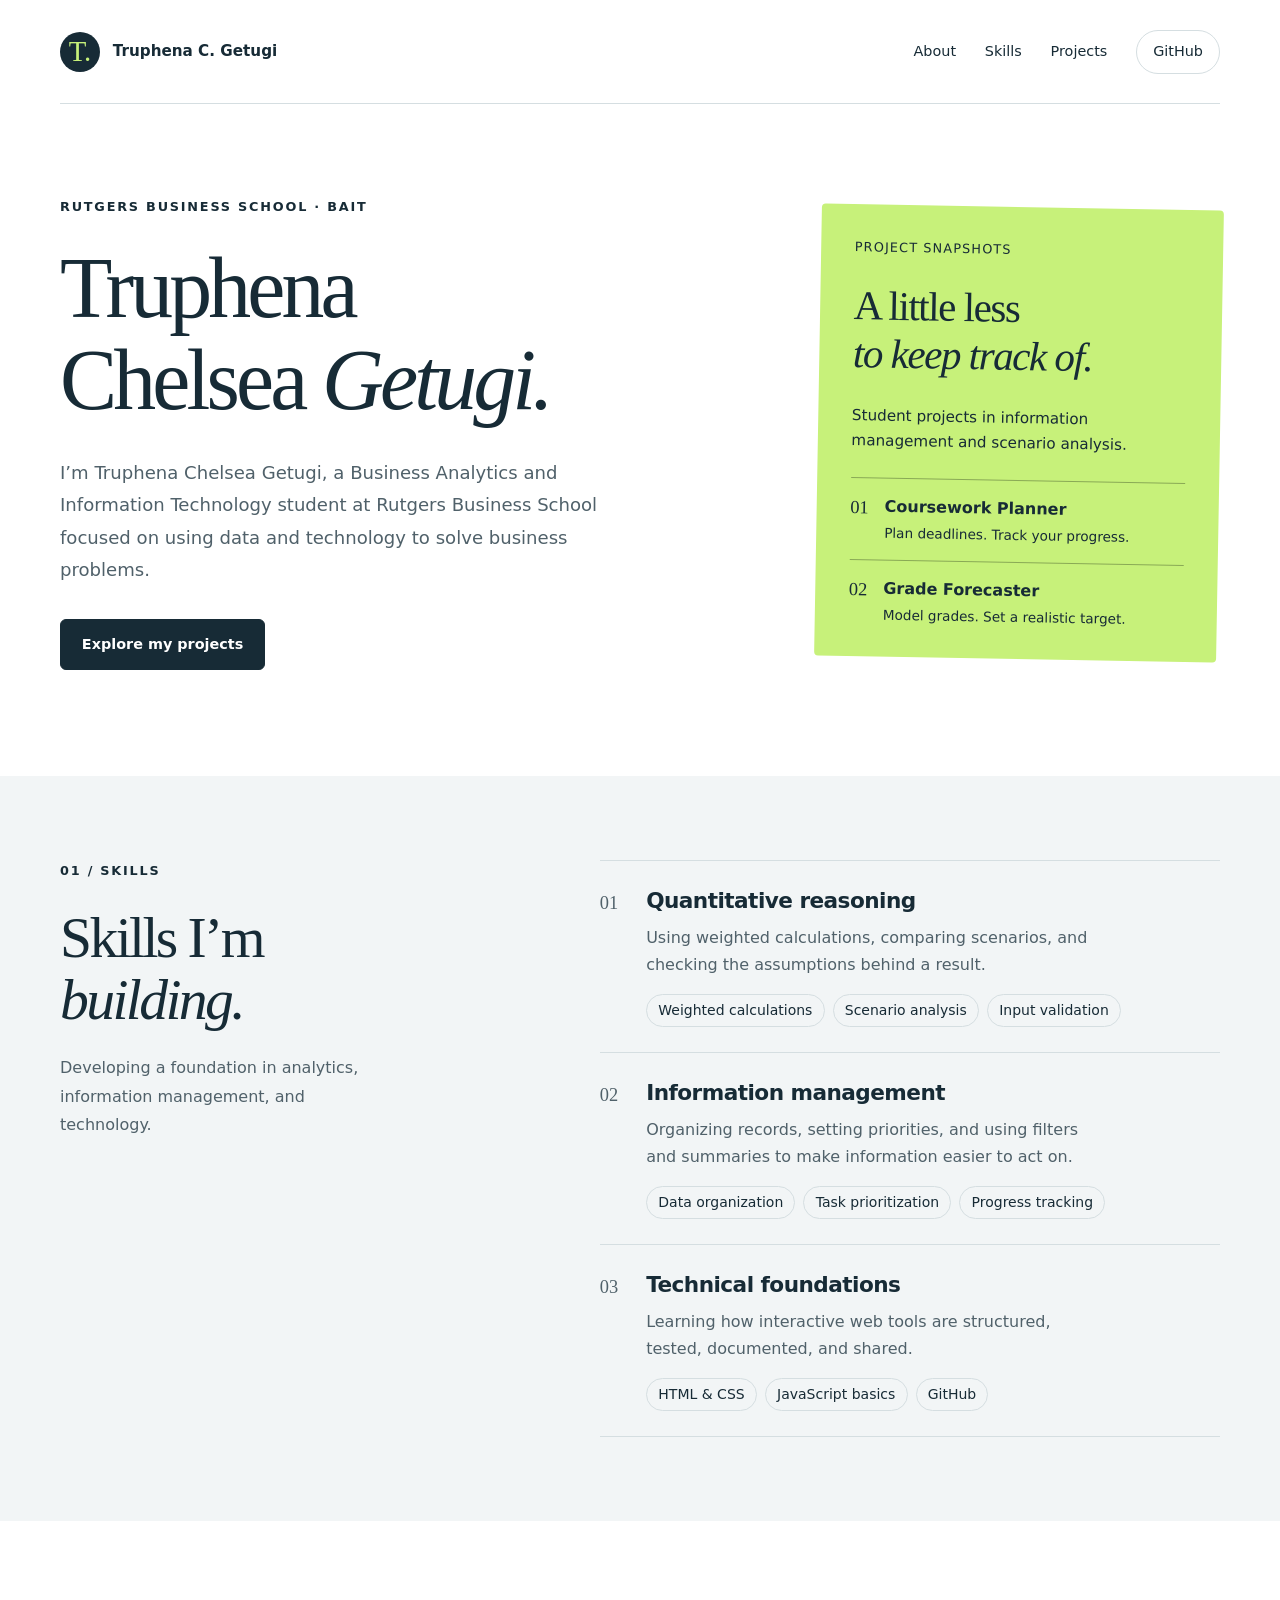
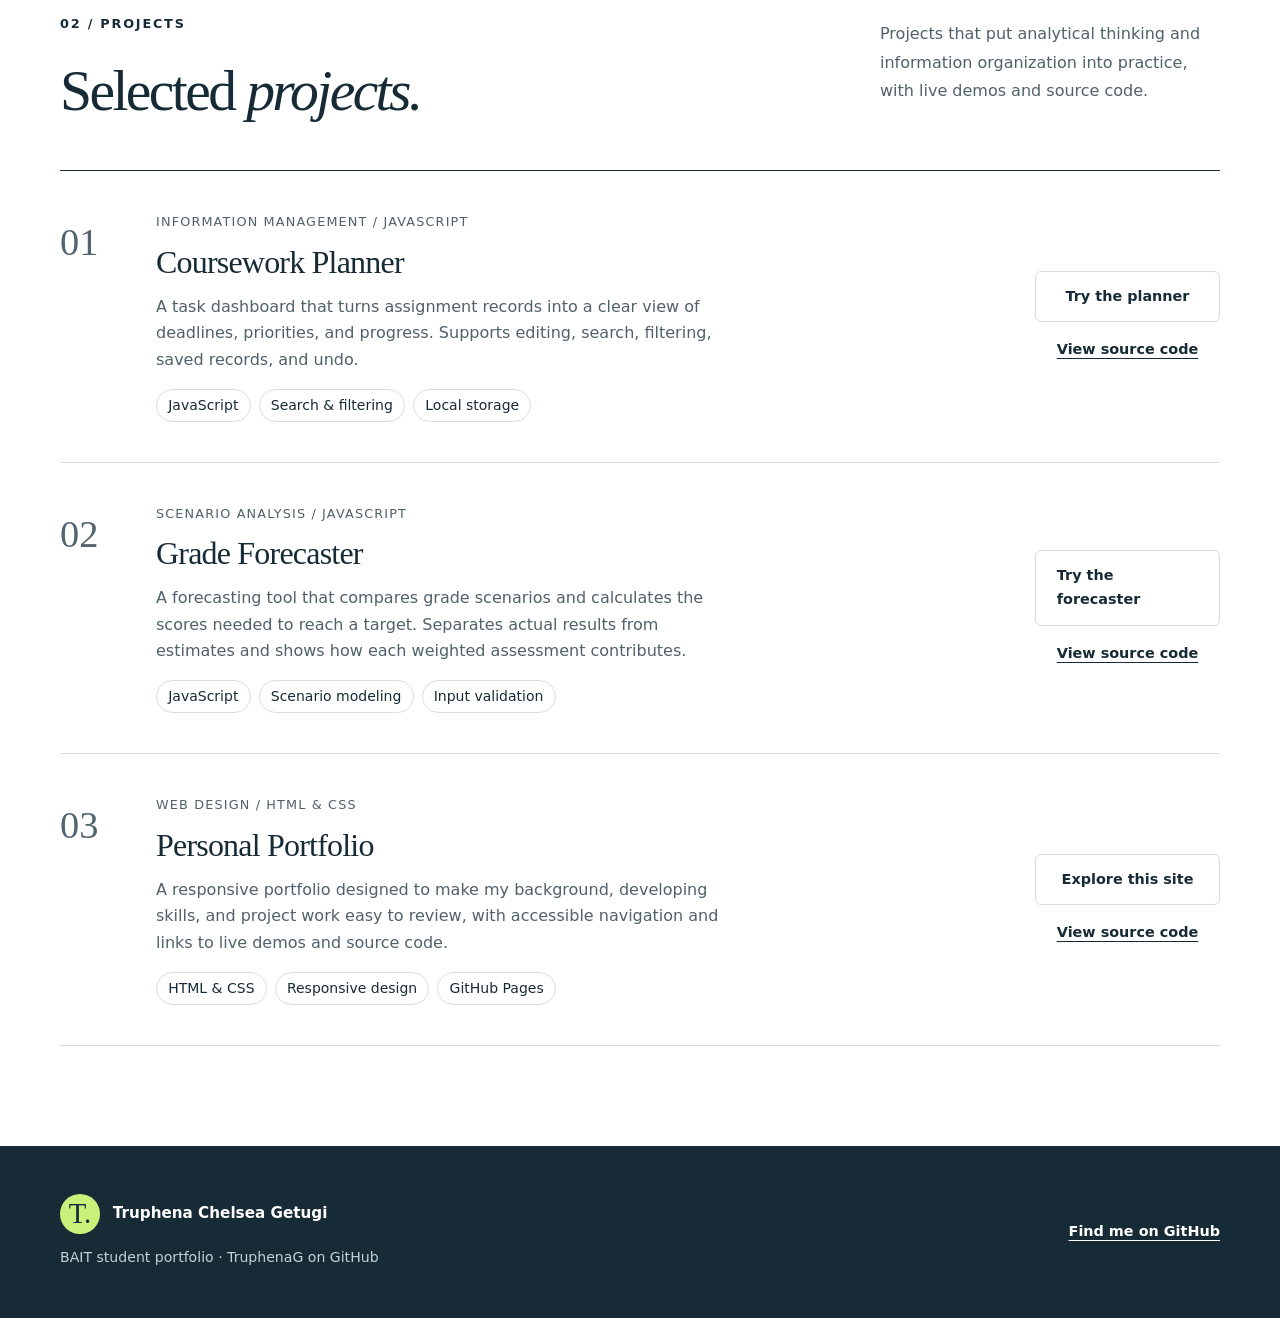
<file: index.html>
<!doctype html>
<html lang="en">
  <head>
    <meta charset="utf-8">
    <meta name="viewport" content="width=device-width, initial-scale=1">
    <meta name="description" content="Truphena Chelsea Getugi’s BAIT portfolio: a Rutgers Business School student developing skills in analytics, information management, and technology.">
    <meta name="theme-color" content="#172b36">
    <title>Truphena Chelsea Getugi · BAIT Student Portfolio</title>
    <link rel="icon" type="image/svg+xml" href="data:image/svg+xml,%3Csvg xmlns='http://www.w3.org/2000/svg' viewBox='0 0 64 64'%3E%3Crect width='64' height='64' rx='16' fill='%23172b36'/%3E%3Ctext x='32' y='44' text-anchor='middle' font-family='Georgia' font-size='38' fill='%23c7f17a'%3ET%3C/text%3E%3C/svg%3E">
    <link rel="stylesheet" href="styles.css">
  </head>
  <body>
    <a class="skip-link" href="#main">Skip to content</a>
    <header class="site-header wrap">
      <a class="wordmark" href="./" aria-label="Truphena Chelsea Getugi, home">
        <span class="monogram">T.</span>
        <span>Truphena C. Getugi</span>
      </a>
      <nav aria-label="Main navigation">
        <a href="#about">About</a>
        <a href="#skills">Skills</a>
        <a href="#projects">Projects</a>
        <a class="nav-github" href="https://github.com/TruphenaG">GitHub</a>
      </nav>
    </header>
    <main id="main" tabindex="-1">
      <section class="hero wrap" id="about" aria-labelledby="intro-heading">
        <div class="hero-copy">
          <p class="eyebrow">Rutgers Business School · BAIT</p>
          <h1 id="intro-heading">Truphena<br>Chelsea <em>Getugi.</em>
          </h1>
          <p class="statement">I’m Truphena Chelsea Getugi, a Business Analytics and Information Technology student at Rutgers Business School focused on using data and technology to solve business problems.</p>
          <a class="button" href="#projects">Explore my projects</a>
        </div>
        <aside class="intro-note" aria-labelledby="toolkit-heading">
          <span class="note-index">Project snapshots</span>
          <h2 id="toolkit-heading">A little less<br>
            <em>to keep track of.</em>
          </h2>
          <p class="note-caption">Student projects in information management and scenario analysis.</p>
          <a class="toolkit-link" href="projects/study-planner/">
            <span class="toolkit-number">01</span>
            <span>
              <strong>Coursework Planner</strong>
              <span>Plan deadlines. Track your progress.</span>
            </span>
          </a>
          <a class="toolkit-link" href="projects/grade-calculator/">
            <span class="toolkit-number">02</span>
            <span>
              <strong>Grade Forecaster</strong>
              <span>Model grades. Set a realistic target.</span>
            </span>
          </a>
        </aside>
      </section>
      <section class="skills-section" id="skills" aria-labelledby="skills-heading">
        <div class="wrap skills-layout">
          <div>
            <p class="eyebrow">01 / Skills</p>
            <h2 id="skills-heading">Skills I’m <br>
              <em>building.</em>
            </h2>
            <p class="section-intro">Developing a foundation in analytics, information management, and technology.</p>
          </div>
          <div class="skill-list">
            <article class="skill-row">
              <span class="skill-number">01</span>
              <div>
                <h3>Quantitative reasoning</h3>
                <p>Using weighted calculations, comparing scenarios, and checking the assumptions behind a result.</p>
                <ul class="tags" aria-label="Analytical skills">
                  <li>Weighted calculations</li>
                  <li>Scenario analysis</li>
                  <li>Input validation</li>
                </ul>
              </div>
            </article>
            <article class="skill-row">
              <span class="skill-number">02</span>
              <div>
                <h3>Information management</h3>
                <p>Organizing records, setting priorities, and using filters and summaries to make information easier to act on.</p>
                <ul class="tags" aria-label="Information management skills">
                  <li>Data organization</li>
                  <li>Task prioritization</li>
                  <li>Progress tracking</li>
                </ul>
              </div>
            </article>
            <article class="skill-row">
              <span class="skill-number">03</span>
              <div>
                <h3>Technical foundations</h3>
                <p>Learning how interactive web tools are structured, tested, documented, and shared.</p>
                <ul class="tags" aria-label="Technical skills">
                  <li>HTML &amp; CSS</li>
                  <li>JavaScript basics</li>
                  <li>GitHub</li>
                </ul>
              </div>
            </article>
          </div>
        </div>
      </section>
      <section class="projects-section wrap" id="projects" aria-labelledby="projects-heading">
        <div class="section-header">
          <div>
            <p class="eyebrow">02 / Projects</p>
            <h2 id="projects-heading">Selected <em>projects.</em>
            </h2>
          </div>
          <p class="section-intro">Projects that put analytical thinking and information organization into practice, with live demos and source code.</p>
        </div>
        <div class="project-list">
          <article class="project">
            <div class="project-number">01</div>
            <div class="project-content">
              <p class="project-type">Information management / JavaScript</p>
              <h3>Coursework Planner</h3>
              <p>A task dashboard that turns assignment records into a clear view of deadlines, priorities, and progress. Supports editing, search, filtering, saved records, and undo.</p>
              <ul class="tags">
                <li>JavaScript</li>
                <li>Search &amp; filtering</li>
                <li>Local storage</li>
              </ul>
            </div>
            <div class="project-actions">
              <a class="button secondary" href="projects/study-planner/">Try the planner</a>
              <a class="text-link" aria-label="View Coursework Planner source code" href="https://github.com/TruphenaG/student-portfolio/tree/main/projects/study-planner">View source code</a>
            </div>
          </article>
          <article class="project">
            <div class="project-number">02</div>
            <div class="project-content">
              <p class="project-type">Scenario analysis / JavaScript</p>
              <h3>Grade Forecaster</h3>
              <p>A forecasting tool that compares grade scenarios and calculates the scores needed to reach a target. Separates actual results from estimates and shows how each weighted assessment contributes.</p>
              <ul class="tags">
                <li>JavaScript</li>
                <li>Scenario modeling</li>
                <li>Input validation</li>
              </ul>
            </div>
            <div class="project-actions">
              <a class="button secondary" href="projects/grade-calculator/">Try the forecaster</a>
              <a class="text-link" aria-label="View Grade Forecaster source code" href="https://github.com/TruphenaG/student-portfolio/tree/main/projects/grade-calculator">View source code</a>
            </div>
          </article>
          <article class="project">
            <div class="project-number">03</div>
            <div class="project-content">
              <p class="project-type">Web design / HTML &amp; CSS</p>
              <h3>Personal Portfolio</h3>
              <p>A responsive portfolio designed to make my background, developing skills, and project work easy to review, with accessible navigation and links to live demos and source code.</p>
              <ul class="tags">
                <li>HTML &amp; CSS</li>
                <li>Responsive design</li>
                <li>GitHub Pages</li>
              </ul>
            </div>
            <div class="project-actions">
              <a class="button secondary" href="#about">Explore this site</a>
              <a class="text-link" aria-label="View Personal Portfolio source code" href="https://github.com/TruphenaG/student-portfolio">View source code</a>
            </div>
          </article>
        </div>
      </section>
    </main>
    <footer class="site-footer">
      <div class="wrap footer-inner">
        <div>
          <a class="wordmark" href="#about">
            <span class="monogram">T.</span>
            <span>Truphena Chelsea Getugi</span>
          </a>
          <p>BAIT student portfolio · TruphenaG on GitHub</p>
        </div>
        <a class="text-link" href="https://github.com/TruphenaG">Find me on GitHub</a>
      </div>
    </footer>
  </body>
</html>
</file>
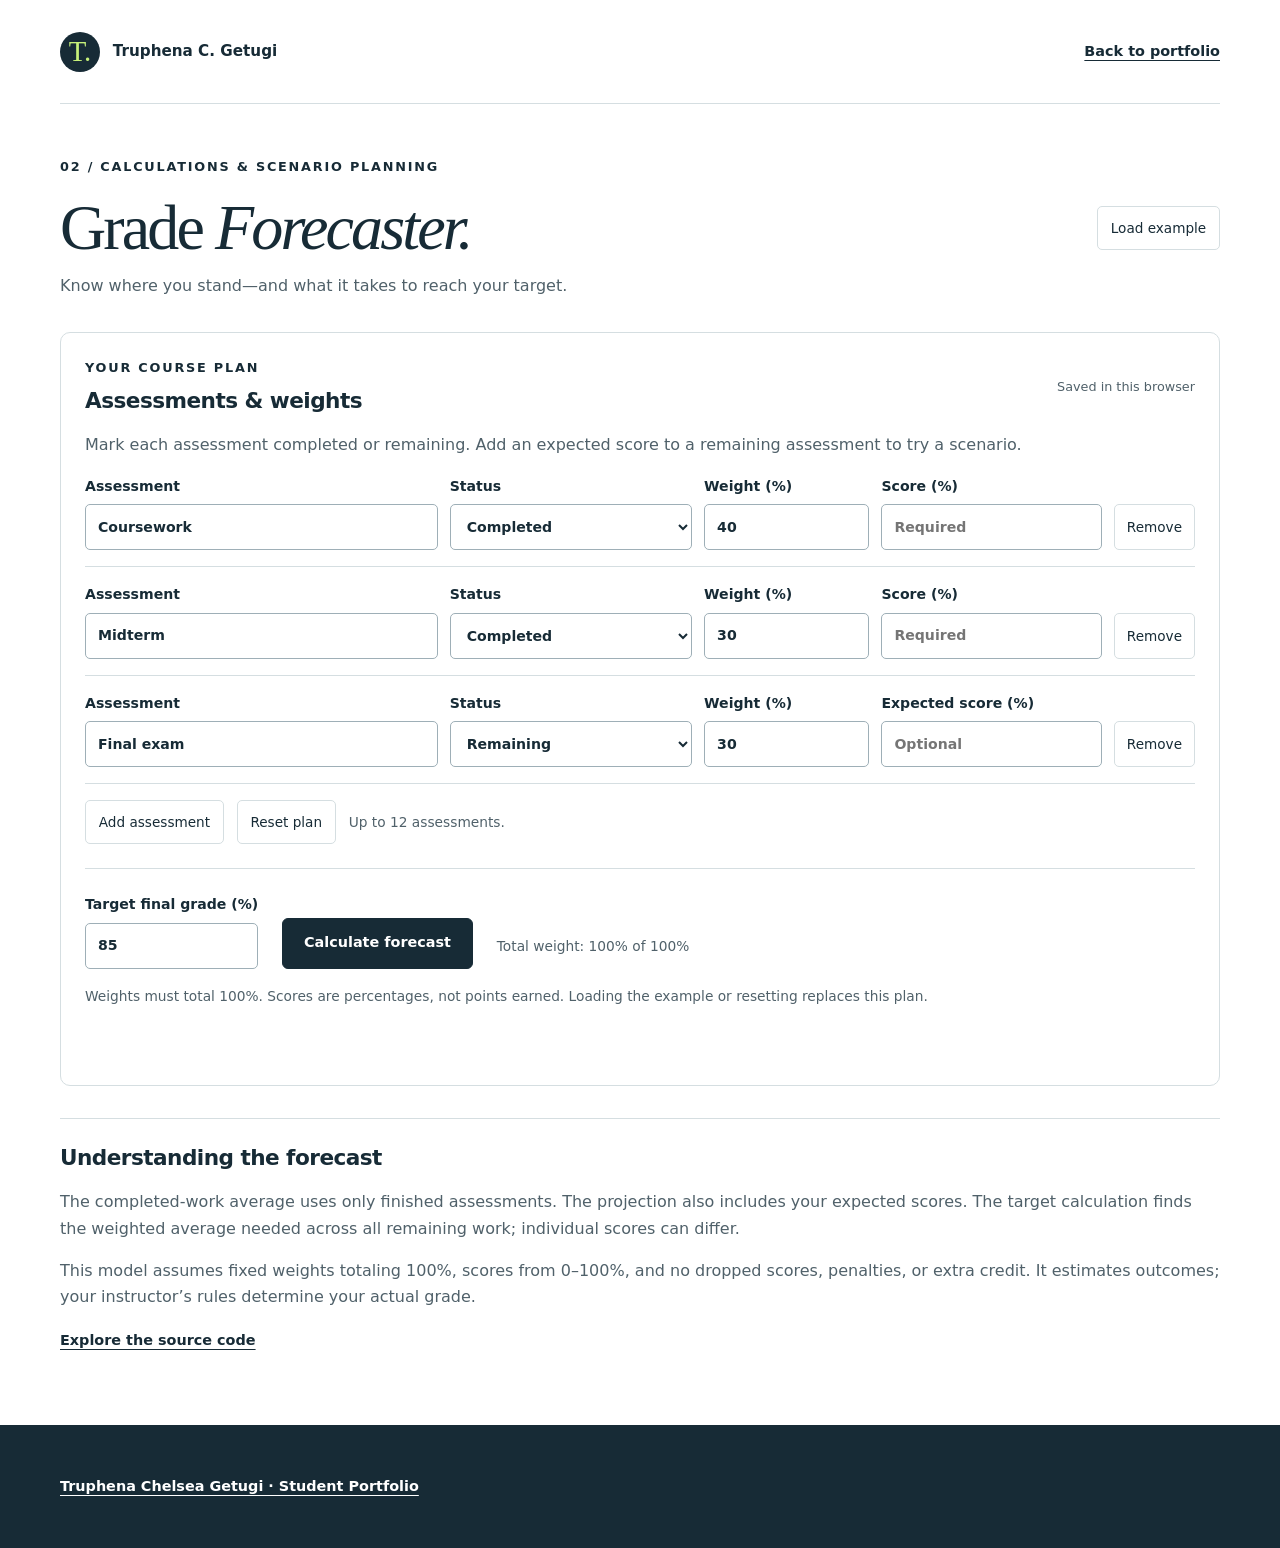
<file: projects/grade-calculator/index.html>
<!doctype html>
<html lang="en">
<head>
  <meta charset="utf-8">
  <meta name="viewport" content="width=device-width,initial-scale=1">
  <meta name="description" content="Forecast a final grade, model remaining assessment scores, and calculate what you need to reach a target.">
  <title>Grade Forecaster · Truphena Chelsea Getugi</title>
  <link rel="stylesheet" href="../../styles.css">
  <link rel="stylesheet" href="../workspace.css">
  <link rel="icon" type="image/svg+xml" href="data:image/svg+xml,%3Csvg xmlns='http://www.w3.org/2000/svg' viewBox='0 0 64 64'%3E%3Crect width='64' height='64' rx='16' fill='%23172b36'/%3E%3Ctext x='32' y='44' text-anchor='middle' font-family='Georgia' font-size='38' fill='%23c7f17a'%3ET%3C/text%3E%3C/svg%3E">
</head>
<body>
  <a class="skip-link" href="#main">Skip to content</a>
  <header class="site-header wrap">
    <a class="wordmark" href="../../"><span class="monogram">T.</span><span>Truphena C. Getugi</span></a>
    <a class="text-link" href="../../#projects">Back to portfolio</a>
  </header>
  <main class="workspace wrap" id="main" tabindex="-1">
    <div class="workspace-heading">
      <div><p class="eyebrow">02 / Calculations &amp; scenario planning</p><h1>Grade <em>Forecaster.</em></h1><p>Know where you stand—and what it takes to reach your target.</p></div>
      <button id="load-example" class="quiet-button" type="button">Load example</button>
    </div>
    <noscript><p>Enable JavaScript to calculate grade scenarios.</p></noscript>
    <p id="grade-storage-warning" class="storage-notice" role="status" hidden></p>
    <section class="workspace-panel" aria-labelledby="grades-heading">
      <div class="board-heading"><div><p class="eyebrow">Your course plan</p><h2 id="grades-heading">Assessments &amp; weights</h2></div><span class="data-label">Saved in this browser</span></div>
      <p class="muted">Mark each assessment completed or remaining. Add an expected score to a remaining assessment to try a scenario.</p>
      <form id="grade-form">
        <div id="grade-rows"></div>
        <div class="tool-controls"><button id="add-row" class="quiet-button" type="button">Add assessment</button><button id="reset-grades" class="quiet-button" type="button">Reset plan</button><span class="small muted">Up to 12 assessments.</span></div>
        <div class="forecast-controls"><label>Target final grade (%)<input id="target-grade" type="number" min="0" max="100" step="0.1" value="85" required inputmode="decimal"></label><button class="button" type="submit">Calculate forecast</button><p id="weight-total" class="small muted" aria-live="polite"></p></div>
      </form>
      <p class="small muted">Weights must total 100%. Scores are percentages, not points earned. Loading the example or resetting replaces this plan.</p>
      <p id="grade-status" class="status" role="status"></p>
    </section>
    <section id="grade-result" class="forecast-results" aria-label="Forecast results" hidden>
      <p id="forecast-summary" class="sr-only" role="status"></p>
      <div class="metrics forecast-metrics">
        <div class="metric"><span>Completed-work average</span><strong id="current-grade">—</strong><small id="completed-weight"></small></div>
        <div class="metric"><span>Projected final grade</span><strong id="projected-grade">—</strong><small id="projection-note"></small></div>
        <div class="metric"><span>Possible final range</span><strong id="possible-range">—</strong><small>Based on 0–100% on remaining work</small></div>
      </div>
      <div class="forecast-detail-grid">
        <section class="target-card" aria-labelledby="target-heading"><p class="eyebrow">Your target</p><h2 id="target-heading">What you need next</h2><strong id="needed-grade" class="needed-score"></strong><p id="target-explanation"></p><label for="grade-meter">Projected final grade</label><meter id="grade-meter" min="0" max="100" value="0">0%</meter><p id="meter-caption" class="small"></p></section>
        <section class="workspace-panel" aria-labelledby="breakdown-heading"><h2 id="breakdown-heading">How the numbers add up</h2><div class="forecast-table-scroll" role="region" aria-label="Assessment contribution breakdown" tabindex="0"><table class="forecast-table"><caption>Score × weight ÷ 100 = course percentage points.</caption><thead><tr><th scope="col">Assessment</th><th scope="col">Status</th><th scope="col">Weight</th><th scope="col">Score</th><th scope="col">Points</th></tr></thead><tbody id="grade-breakdown"></tbody></table></div></section>
      </div>
    </section>
    <section class="tool-note"><h2>Understanding the forecast</h2><p>The completed-work average uses only finished assessments. The projection also includes your expected scores. The target calculation finds the weighted average needed across all remaining work; individual scores can differ.</p><p>This model assumes fixed weights totaling 100%, scores from 0–100%, and no dropped scores, penalties, or extra credit. It estimates outcomes; your instructor’s rules determine your actual grade.</p><a class="text-link" href="https://github.com/TruphenaG/student-portfolio/tree/main/projects/grade-calculator">Explore the source code</a></section>
  </main>
  <footer class="site-footer"><div class="wrap"><a class="text-link" href="../../">Truphena Chelsea Getugi · Student Portfolio</a></div></footer>
  <script type="module" src="calculator.js"></script>
</body>
</html>
</file>
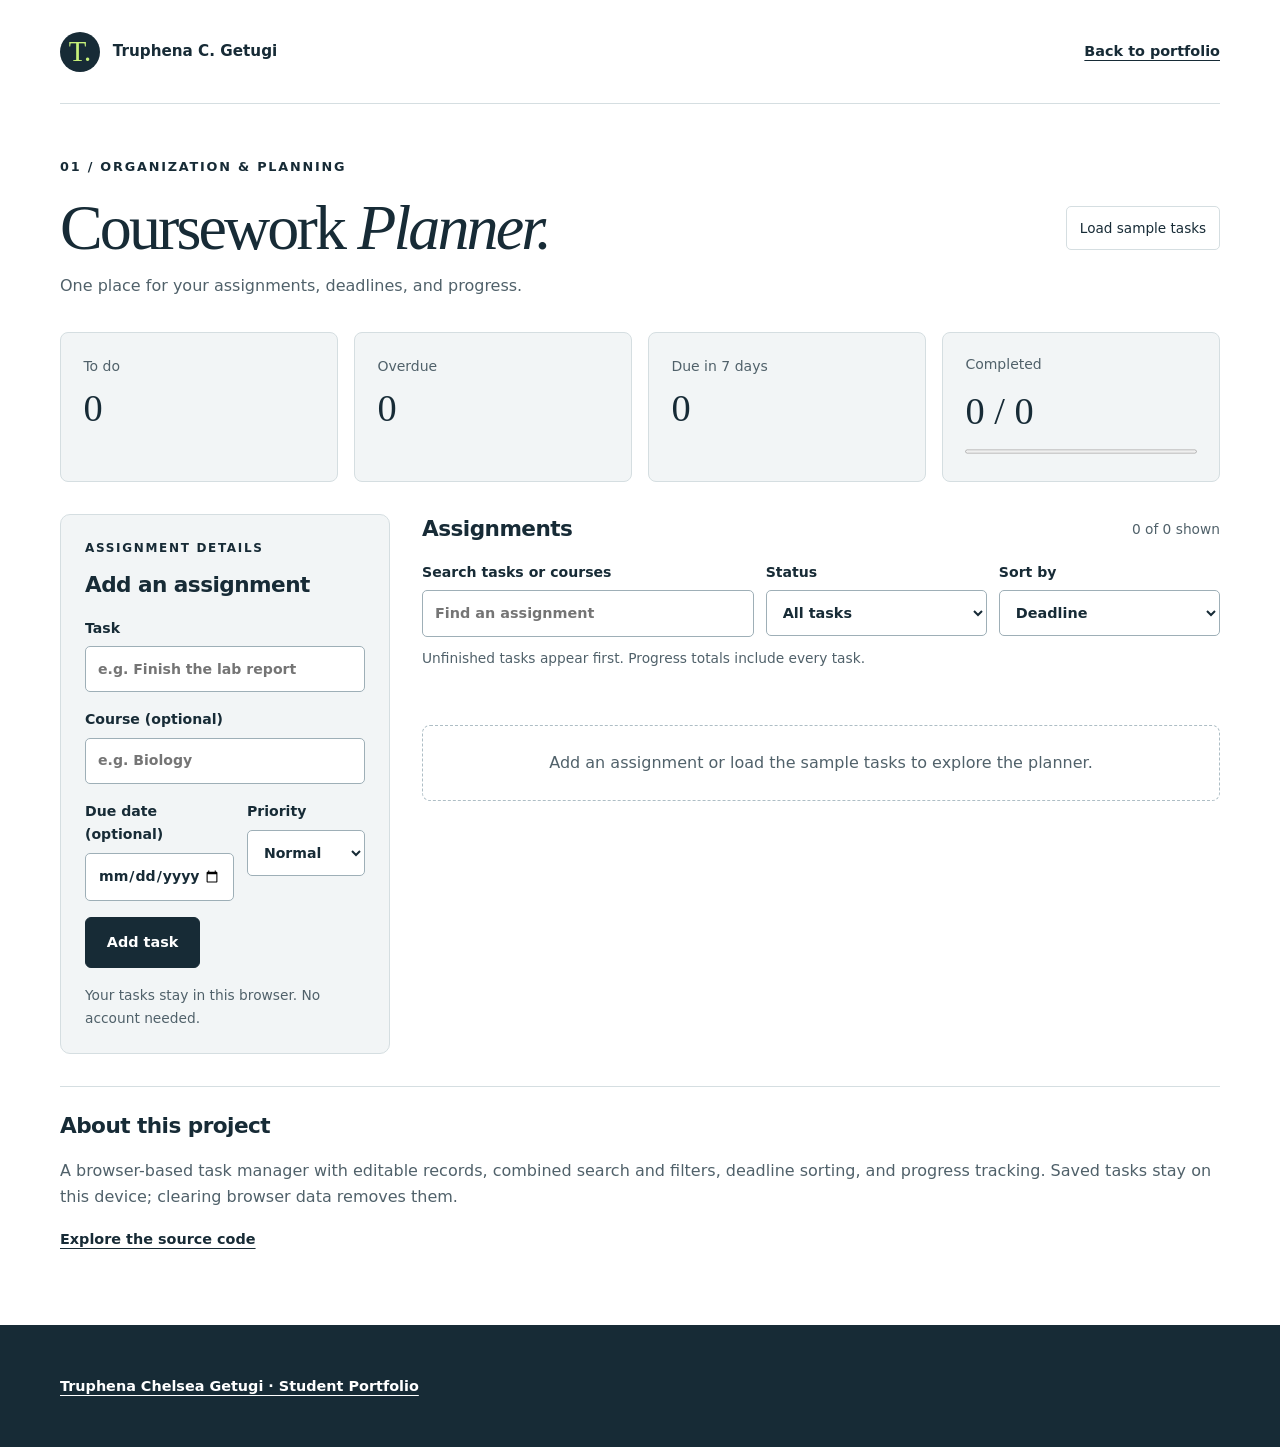
<file: projects/study-planner/index.html>
<!doctype html>
<html lang="en">
<head>
  <meta charset="utf-8">
  <meta name="viewport" content="width=device-width,initial-scale=1">
  <meta name="description" content="Organize coursework by course, priority, and deadline. Edit assignments, search tasks, and track progress.">
  <title>Coursework Planner · Truphena Chelsea Getugi</title>
  <link rel="stylesheet" href="../../styles.css">
  <link rel="stylesheet" href="../workspace.css">
  <link rel="icon" type="image/svg+xml" href="data:image/svg+xml,%3Csvg xmlns='http://www.w3.org/2000/svg' viewBox='0 0 64 64'%3E%3Crect width='64' height='64' rx='16' fill='%23172b36'/%3E%3Ctext x='32' y='44' text-anchor='middle' font-family='Georgia' font-size='38' fill='%23c7f17a'%3ET%3C/text%3E%3C/svg%3E">
</head>
<body>
  <a class="skip-link" href="#main">Skip to content</a>
  <header class="site-header wrap">
    <a class="wordmark" href="../../"><span class="monogram">T.</span><span>Truphena C. Getugi</span></a>
    <a class="text-link" href="../../#projects">Back to portfolio</a>
  </header>
  <main class="workspace wrap" id="main" tabindex="-1">
    <div class="workspace-heading">
      <div><p class="eyebrow">01 / Organization &amp; planning</p><h1>Coursework <em>Planner.</em></h1><p>One place for your assignments, deadlines, and progress.</p></div>
      <button id="load-samples" class="quiet-button" type="button">Load sample tasks</button>
    </div>
    <noscript><p>Enable JavaScript to use the planner.</p></noscript>
    <div class="metrics" aria-label="Progress across all assignments">
      <div class="metric"><span>To do</span><strong id="open-count">0</strong></div>
      <div class="metric"><span>Overdue</span><strong id="overdue-count">0</strong></div>
      <div class="metric"><span>Due in 7 days</span><strong id="soon-count">0</strong></div>
      <div class="metric"><label for="completion-progress">Completed <strong id="completion-count">0 / 0</strong></label><progress id="completion-progress" value="0" max="100">0%</progress></div>
    </div>
    <p id="storage-warning" class="storage-notice" role="status" hidden></p>
    <div class="planner-workspace">
      <section class="workspace-panel assignment-form" aria-labelledby="new-task-heading">
        <p class="eyebrow">Assignment details</p><h2 id="new-task-heading">Add an assignment</h2>
        <form id="task-form">
          <label>Task<input id="task-title" required maxlength="160" placeholder="e.g. Finish the lab report" autocomplete="off"></label>
          <label>Course (optional)<input id="task-course" maxlength="60" placeholder="e.g. Biology" list="course-options" autocomplete="off"></label>
          <datalist id="course-options"></datalist>
          <div class="two-fields">
            <label>Due date (optional)<input id="task-date" type="date" min="0001-01-01" max="9999-12-31"></label>
            <label>Priority<select id="task-priority"><option>Normal</option><option>High</option><option>Low</option></select></label>
          </div>
          <div class="tool-controls"><button id="save-task" class="button" type="submit">Add task</button><button id="cancel-edit" class="quiet-button" type="button" hidden>Cancel edit</button></div>
          <p class="small muted form-hint">Your tasks stay in this browser. No account needed.</p>
        </form>
      </section>
      <section class="assignment-board" aria-labelledby="assignments-heading">
        <div class="board-heading"><h2 id="assignments-heading">Assignments</h2><p id="task-count" class="small muted" aria-live="polite"></p></div>
        <div class="planner-filters">
          <label class="search-field">Search tasks or courses<input id="task-search" type="search" placeholder="Find an assignment" maxlength="160"></label>
          <label>Status<select id="task-filter"><option value="all">All tasks</option><option value="open">To do</option><option value="overdue">Overdue</option><option value="complete">Completed</option></select></label>
          <label>Sort by<select id="task-sort"><option value="due">Deadline</option><option value="priority">Priority</option><option value="newest">Newest first</option></select></label>
        </div>
        <p class="small muted">Unfinished tasks appear first. Progress totals include every task.</p>
        <div class="feedback-line"><p id="task-status" class="status" role="status"></p><button id="undo-remove" class="quiet-button" type="button" hidden>Undo removal</button></div>
        <ul id="task-list" class="task-list" aria-label="Assignments"></ul>
        <p id="empty-state" class="empty-state">Add an assignment or load the sample tasks to explore the planner.</p>
      </section>
    </div>
    <section class="tool-note"><h2>About this project</h2><p>A browser-based task manager with editable records, combined search and filters, deadline sorting, and progress tracking. Saved tasks stay on this device; clearing browser data removes them.</p><a class="text-link" href="https://github.com/TruphenaG/student-portfolio/tree/main/projects/study-planner">Explore the source code</a></section>
  </main>
  <footer class="site-footer"><div class="wrap"><a class="text-link" href="../../">Truphena Chelsea Getugi · Student Portfolio</a></div></footer>
  <script type="module" src="planner.js"></script>
</body>
</html>
</file>
<file: styles.css>
:root {
  --ink: #172b36;
  --muted: #50616a;
  --paper: #fff;
  --soft: #f2f5f6;
  --line: #d5dee1;
  --accent: #c7f17a;
  --serif: Georgia,'Times New Roman',serif;
  --sans: system-ui,-apple-system,BlinkMacSystemFont,'Segoe UI',sans-serif;
}

* {
  box-sizing: border-box;
}

html {
  scroll-behavior: smooth;
  scroll-padding-top: 2rem;
}

body {
  margin: 0;
  background: var(--paper);
  color: var(--ink);
  font-family: var(--sans);
  font-size: 1rem;
  line-height: 1.65;
}

a {
  color: inherit;
  text-underline-offset: .25em;
}

button,input,select {
  font: inherit;
}

button,a,input,select {
  touch-action: manipulation;
}

a:focus-visible,button:focus-visible,input:focus-visible,select:focus-visible {
  outline: 3px solid #356ac3;
  outline-offset: 5px;
}

button {
  cursor: pointer;
}

h1,h2,h3,p {
  margin-top: 0;
}

h1,h2 {
  font-family: var(--serif);
  font-weight: 400;
  line-height: 1.08;
  letter-spacing: -.045em;
}

h1 {
  font-size: clamp(3.4rem,6.7vw,6.3rem);
  margin-bottom: 1.8rem;
}

h2 {
  font-size: clamp(2.7rem,4.5vw,4.3rem);
  margin-bottom: 1.4rem;
}

h3 {
  font-size: 1.35rem;
  line-height: 1.3;
  letter-spacing: -.025em;
  margin-bottom: .65rem;
}

em {
  font-weight: 400;
}

.wrap {
  width: min(1160px,calc(100% - 96px));
  margin-inline: auto;
}

.skip-link {
  position: fixed;
  top: 1rem;
  left: 1rem;
  padding: .7rem 1rem;
  background: white;
  z-index: 10;
  transform: translateY(-180%);
}

.skip-link:focus {
  transform: translateY(0);
}

.site-header {
  display: flex;
  align-items: center;
  justify-content: space-between;
  gap: 2rem;
  min-height: 104px;
  border-bottom: 1px solid var(--line);
}

.wordmark {
  display: inline-flex;
  gap: .8rem;
  align-items: center;
  font-size: .95rem;
  font-weight: 600;
  text-decoration: none;
  line-height: 1.3;
}

.monogram {
  display: grid;
  place-items: center;
  width: 40px;
  height: 40px;
  flex-shrink: 0;
  background: var(--ink);
  color: var(--accent);
  font-family: var(--serif);
  font-size: 1.8rem;
  font-weight: 400;
  border-radius: 50%;
}

nav {
  display: flex;
  align-items: center;
  gap: 1.8rem;
  font-size: .9rem;
}

nav a {
  text-decoration: none;
}

nav a:hover {
  text-decoration: underline;
}

.nav-github {
  border: 1px solid var(--line);
  border-radius: 999px;
  padding: .45rem 1rem;
}

.eyebrow {
  text-transform: uppercase;
  letter-spacing: .14em;
  font-size: .8rem;
  font-weight: 650;
  margin-bottom: 1.6rem;
}

.hero {
  display: grid;
  grid-template-columns: 1.65fr 1fr;
  gap: 6rem;
  align-items: center;
  padding-block: 92px 106px;
}

.statement {
  max-width: 570px;
  color: var(--muted);
  font-size: 1.13rem;
  line-height: 1.8;
  margin-bottom: 2rem;
}

.button {
  display: inline-flex;
  justify-content: center;
  align-items: center;
  min-height: 48px;
  padding: .8rem 1.3rem;
  background: var(--ink);
  border: 1px solid var(--ink);
  color: white;
  text-decoration: none;
  font-size: .9rem;
  font-weight: 600;
  border-radius: 6px;
  transition: background .15s,color .15s;
}

.button:hover {
  background: #294854;
}

.intro-note {
  background: var(--accent);
  padding: 2rem 2.1rem;
  border-radius: 4px;
  min-height: 380px;
  display: flex;
  flex-direction: column;
  justify-content: center;
  transform: rotate(2deg);
}

.note-index {
  font-size: .8rem;
  letter-spacing: .09em;
  text-transform: uppercase;
  margin-bottom: 1.5rem;
}

.intro-note h2 {
  font-family: var(--serif);
  font-size: clamp(2rem,3.2vw,3rem);
  line-height: 1.18;
  letter-spacing: -.035em;
  margin-bottom: 1.6rem;
}

.note-rule {
  height: 1px;
  background: var(--ink);
  opacity: .35;
  margin-bottom: 1rem;
}

.note-caption {
  font-size: .86rem;
  line-height: 1.7;
}

.skills-section {
  background: var(--soft);
  padding-block: 84px;
}

.skills-layout {
  display: grid;
  grid-template-columns: 1fr 1.45fr;
  gap: 7rem;
}

.section-intro {
  max-width: 340px;
  color: var(--muted);
  line-height: 1.8;
}

.skill-list {
  border-top: 1px solid var(--line);
}

.skill-row {
  padding-block: 1.6rem;
  display: flex;
  gap: 1.75rem;
  border-bottom: 1px solid var(--line);
}

.skill-number {
  font-family: var(--serif);
  color: var(--muted);
  font-size: 1.15rem;
  padding-top: .05rem;
}

.skill-row p {
  color: var(--muted);
  margin-bottom: 1rem;
  max-width: 450px;
}

.tags {
  display: flex;
  gap: .5rem;
  flex-wrap: wrap;
  list-style: none;
  padding: 0;
  margin: 0;
}

.tags li {
  font-size: .875rem;
  line-height: 1.5;
  padding: .3rem .7rem;
  border: 1px solid var(--line);
  border-radius: 999px;
}

.projects-section {
  padding-block: 92px 100px;
}

.section-header {
  display: flex;
  justify-content: space-between;
  align-items: end;
  gap: 2rem;
  margin-bottom: 3rem;
}

.section-header h2 {
  margin-bottom: 0;
}

.project-list {
  border-top: 1px solid var(--ink);
}

.project {
  display: grid;
  grid-template-columns: 64px 1fr 185px;
  gap: 2rem;
  padding: 2.5rem 0;
  border-bottom: 1px solid var(--line);
  align-items: center;
}

.project-number {
  font-family: var(--serif);
  font-size: 2.4rem;
  align-self: start;
  color: #52656e;
}

.project-type {
  text-transform: uppercase;
  font-size: .8rem;
  letter-spacing: .09em;
  margin-bottom: .6rem;
  color: var(--muted);
}

.project-content h3 {
  font-family: var(--serif);
  font-size: 2rem;
  font-weight: 400;
}

.project-content>p:not(.project-type) {
  max-width: 580px;
  color: var(--muted);
  margin-bottom: 1rem;
}

.project-actions {
  display: flex;
  flex-direction: column;
  align-items: center;
  gap: 1rem;
}

.secondary {
  background: white;
  color: var(--ink);
  border-color: var(--line);
  width: 100%;
}

.secondary:hover {
  background: var(--ink);
  color: white;
}

.text-link {
  font-size: .9rem;
  font-weight: 550;
}

.site-footer {
  background: var(--ink);
  color: #fff;
  padding: 3rem 0;
}

.site-footer .monogram {
  background: var(--accent);
  color: var(--ink);
}

.footer-inner {
  display: flex;
  justify-content: space-between;
  align-items: center;
  gap: 2rem;
}

.site-footer p {
  font-size: .88rem;
  color: #c5d2d7;
  margin: .8rem 0 0;
}

.tool-main {
  max-width: 860px;
  padding-block: 64px 88px;
  min-height: 70vh;
}

.tool-main h1 {
  font-size: clamp(2.8rem,5vw,4.5rem);
  margin-bottom: 1rem;
}

.tool-main>.section-intro {
  max-width: 650px;
  margin-bottom: 2rem;
}

.tool-panel {
  border: 1px solid var(--line);
  border-radius: 10px;
  background: var(--soft);
  padding: 1.5rem;
  margin-block: 1.5rem;
}

.tool-panel h2 {
  font-family: var(--sans);
  font-size: 1.3rem;
  font-weight: 650;
  letter-spacing: -.02em;
}

.form-grid {
  display: grid;
  grid-template-columns: 2fr 1fr 1fr;
  gap: 1rem;
  align-items: end;
}

label {
  display: flex;
  flex-direction: column;
  gap: .4rem;
  font-size: .88rem;
  font-weight: 600;
}

input,select {
  padding: .65rem .75rem;
  width: 100%;
  min-height: 46px;
  border: 1px solid #9eafb7;
  border-radius: 5px;
  color: var(--ink);
  background: white;
  min-width: 0;
}

input[type=checkbox] {
  flex: 0 0 21px;
  width: 21px;
  min-height: 21px;
  accent-color: var(--ink);
}

.tool-controls {
  display: flex;
  gap: .8rem;
  align-items: center;
  flex-wrap: wrap;
  margin-top: 1rem;
}

.muted {
  color: var(--muted);
}

.small {
  font-size: .86rem;
}

.status {
  min-height: 1.6em;
  margin-top: 1rem;
  font-size: .9rem;
}

.error {
  color: #a32825;
}

.task-list {
  list-style: none;
  padding: 0;
}

.task-item {
  display: flex;
  align-items: center;
  gap: 1rem;
  border-bottom: 1px solid var(--line);
  padding: 1rem 0;
}

.task-item label {
  display: flex;
  flex: 1;
  flex-direction: row;
  align-items: center;
  gap: .8rem;
  min-width: 0;
}

.task-details {
  display: block;
  overflow-wrap: anywhere;
}

.task-meta {
  display: block;
  font-size: .82rem;
  font-weight: 400;
  color: var(--muted);
  margin-top: .2rem;
}

.completed .task-title {
  text-decoration: line-through;
  color: var(--muted);
}

.quiet-button {
  border: 1px solid var(--line);
  background: white;
  color: var(--ink);
  border-radius: 5px;
  padding: .55rem .8rem;
  min-height: 44px;
  font-size: .85rem;
}

.quiet-button:hover {
  background: #e7ecee;
}

.empty-state {
  padding: 1.5rem;
  text-align: center;
  border: 1px dashed #aebec5;
  border-radius: 8px;
  color: var(--muted);
}

.grade-row {
  display: grid;
  grid-template-columns: 1.8fr 1fr 1fr auto;
  gap: .8rem;
  align-items: end;
  margin-bottom: 1rem;
}

.result-panel {
  background: var(--ink);
  color: #fff;
  padding: 1.4rem;
  border-radius: 8px;
  margin-top: 1.5rem;
}

.result-panel p {
  margin: 0;
}

.result-number {
  display: block;
  font-family: var(--serif);
  font-size: 3rem;
  line-height: 1.3;
}

.result-caption {
  font-size: .9rem;
  color: #d0dee3;
}

.tool-note {
  border-top: 1px solid var(--line);
  padding-top: 1.5rem;
  margin-top: 2rem;
}

.tool-note h2 {
  font-family: var(--sans);
  font-size: 1.2rem;
  font-weight: 650;
  letter-spacing: 0;
}

.tool-note p {
  color: var(--muted);
}

noscript p {
  padding: 1rem;
  background: #fff0d8;
  color: #5c3500;
}

[hidden] {
  display: none!important;
}

main:focus {
  outline: none;
}

button:disabled {
  opacity: .45;
  cursor: not-allowed;
}

nav a {
  min-height: 44px;
  display: inline-flex;
  align-items: center;
}

.intro-note {
  transform: rotate(1deg);
}

.intro-note .note-caption {
  font-family: var(--sans);
  font-size: .95rem;
  line-height: 1.65;
  letter-spacing: 0;
  margin-bottom: 1.5rem;
}

.toolkit-link {
  display: flex;
  gap: 1rem;
  border-top: 1px solid #89a955;
  padding: 1rem 0;
  text-decoration: none;
  line-height: 1.5;
}

.toolkit-link:last-child {
  padding-bottom: 0;
}

.toolkit-link strong {
  display: block;
  font-size: 1rem;
}

.toolkit-link>span>span {
  display: block;
  font-size: .85rem;
  margin-top: .25rem;
}

.toolkit-link:hover strong {
  text-decoration: underline;
  text-underline-offset: .2em;
}

.toolkit-number {
  font-family: var(--serif);
  font-size: 1.15rem;
}

.feedback-line {
  display: flex;
  gap: 1rem;
  align-items: center;
  justify-content: space-between;
  margin-top: 1rem;
}

.feedback-line .status {
  margin: 0;
}

.feedback-line button {
  flex-shrink: 0;
}

.breakdown-scroll {
  max-width: 100%;
  overflow-x: auto;
  margin-top: 1.25rem;
  border-top: 1px solid #546670;
}

.breakdown-scroll:focus-visible {
  outline: 3px solid var(--accent);
  outline-offset: 3px;
}

.grade-breakdown {
  width: 100%;
  border-collapse: collapse;
  font-size: .875rem;
  line-height: 1.5;
}

.grade-breakdown caption {
  text-align: left;
  font-size: .875rem;
  color: #d0dee3;
  padding-block: 1rem;
}

.grade-breakdown th,.grade-breakdown td {
  text-align: right;
  padding: .7rem .55rem;
  border-bottom: 1px solid #546670;
  white-space: nowrap;
}

.grade-breakdown th:first-child {
  text-align: left;
  white-space: normal;
  min-width: 120px;
  max-width: 260px;
  overflow-wrap: anywhere;
  padding-left: 0;
}

.grade-breakdown tbody th {
  font-weight: 400;
}

.grade-breakdown th:last-child,.grade-breakdown td:last-child {
  padding-right: 0;
}

.result-panel {
  min-width: 0;
}

@media(max-width:960px) {
  .wrap {
    width: calc(100% - 64px);
  }
  .hero {
    gap: 3rem;
  }
  .intro-note {
    padding: 1.5rem;
    min-height: 330px;
  }
  .skills-layout {
    gap: 3rem;
  }
  .project {
    grid-template-columns: 45px 1fr 170px;
    gap: 1.25rem;
  }
}

@media(max-width:720px) {
  .wrap {
    width: calc(100% - 40px);
  }
  .site-header {
    padding-block: 20px;
    min-height: auto;
    flex-wrap: wrap;
    gap: 1rem;
  }
  nav {
    width: 100%;
    justify-content: space-between;
    gap: 1rem;
  }
  .hero {
    grid-template-columns: 1fr;
    padding-block: 48px 56px;
    gap: 2.5rem;
  }
  .hero h1 {
    font-size: clamp(3rem,10vw,4.5rem);
  }
  .intro-note {
    transform: none;
    min-height: auto;
    padding: 1.5rem;
  }
  .intro-note h2 {
    font-size: 2.3rem;
  }
  .note-index {
    margin-bottom: 1.5rem;
  }
  .skills-layout {
    grid-template-columns: 1fr;
    gap: 1rem;
  }
  .skills-section {
    padding-block: 52px;
  }
  .skills-layout h2 br,.section-header h2 br {
    display: none;
  }
  .section-header {
    display: block;
    margin-bottom: 2rem;
  }
  .section-header .section-intro {
    margin-top: 1.25rem;
  }
  .projects-section {
    padding-block: 56px;
  }
  .project {
    grid-template-columns: 32px 1fr;
    gap: 1rem;
    padding-block: 2rem;
  }
  .project-number {
    font-size: 1.65rem;
  }
  .project-actions {
    grid-column: 2;
    align-items: start;
    flex-direction: row;
    flex-wrap: wrap;
  }
  .project-actions .button {
    width: auto;
  }
  .project-actions .text-link {
    padding: .75rem .25rem;
  }
  .footer-inner {
    align-items: start;
    flex-direction: column;
  }
  .form-grid {
    grid-template-columns: 1fr 1fr;
  }
  .form-grid label:first-child {
    grid-column: 1/-1;
  }
  .tool-main {
    padding-block: 42px 60px;
  }
  .grade-row {
    grid-template-columns: 1fr 1fr;
  }
  .grade-row>label:first-child {
    grid-column: 1/-1;
  }
  .grade-row .quiet-button {
    grid-column: 1/-1;
    justify-self: start;
  }
  .grade-row {
    border-bottom: 1px solid var(--line);
    padding-bottom: 1rem;
  }
  .tool-panel {
    padding: 1rem;
  }
  .task-item {
    align-items: start;
  }
  .task-item label {
    align-items: start;
  }
  .feedback-line {
    align-items: start;
    flex-direction: column;
  }
}

@media(prefers-reduced-motion:reduce) {
  html {
    scroll-behavior: auto;
  }
  * {
    transition: none!important;
  }
}
</file>
<file: projects/workspace.css>
.workspace {padding-block:52px 72px;min-height:75vh}
.workspace-heading {display:flex;justify-content:space-between;align-items:center;gap:2rem;margin-bottom:2rem}
.workspace-heading h1 {font-size:clamp(2.5rem,5vw,4.5rem);margin-bottom:.7rem}
.workspace-heading .eyebrow {margin-bottom:1rem}
.workspace-heading p:not(.eyebrow) {color:var(--muted);margin-bottom:0;max-width:650px}
.workspace-heading>button {flex-shrink:0}
.metrics {display:grid;grid-template-columns:repeat(4,minmax(0,1fr));gap:1rem;margin-bottom:2rem}
.metric {padding:1.25rem 1.4rem;border:1px solid var(--line);border-radius:8px;min-width:0;background:var(--soft)}
.metric>span,.metric>label {font-size:.875rem;color:var(--muted);font-weight:500}
.metric strong {display:block;font-family:var(--serif);font-size:2.4rem;line-height:1.25;font-weight:400;color:var(--ink);margin-top:.3rem}
.metric small {display:block;color:var(--muted);margin-top:.5rem;font-size:.8rem;line-height:1.5}
progress {width:100%;height:9px;accent-color:var(--ink);margin-top:.6rem}
progress::-webkit-progress-bar {background:var(--line);border-radius:8px}
progress::-webkit-progress-value {background:var(--ink);border-radius:8px}
.planner-workspace {display:grid;grid-template-columns:330px minmax(0,1fr);gap:2rem;align-items:start}
.workspace-panel {border:1px solid var(--line);padding:1.5rem;border-radius:10px;background:#fff;min-width:0}
.workspace h2 {font-family:var(--sans);font-size:1.35rem;letter-spacing:-.025em;line-height:1.4;font-weight:650;margin-bottom:1rem}
.assignment-form {background:var(--soft)}
.assignment-form .eyebrow {font-size:.75rem;margin-bottom:.7rem}
.assignment-form form>label {margin-bottom:1rem}
.two-fields {display:grid;grid-template-columns:1fr 1fr;gap:.8rem}
.form-hint {margin:1rem 0 0}
.board-heading {display:flex;gap:1rem;justify-content:space-between;align-items:center;margin-bottom:1rem}
.board-heading h2,.board-heading p {margin-bottom:0}
.board-heading .eyebrow {margin-bottom:.5rem}
.planner-filters {display:grid;grid-template-columns:1.5fr 1fr 1fr;gap:.75rem;margin-bottom:.65rem}
.planner-filters input,.planner-filters select {font-size:.9rem}
.task-item {align-items:start;gap:.75rem;padding:1.2rem 0}
.task-item label {align-items:start}
.task-item input[type=checkbox] {margin-top:.25rem}
.task-actions {display:flex;gap:.4rem;flex-shrink:0}
.task-actions button {padding:.4rem .6rem;font-size:.8rem}
.task-title {display:block;font-size:1rem}
.task-chips {display:flex;gap:.35rem;flex-wrap:wrap;margin-top:.55rem}
.task-chip {display:inline-block;font-size:.75rem;font-weight:500;padding:.18rem .55rem;border-radius:4px;background:var(--soft);border:1px solid var(--line);overflow-wrap:anywhere}
.task-chip.overdue {background:#fff0eb;color:#8b2e19;border-color:#e7b5a8}
.task-chip.today {background:#eef3d8;color:#41571b;border-color:#bac68d}
.task-chip.high {background:#fff5df;color:#785314;border-color:#daca9c}
.task-chip.course {background:#eaf1f7;color:#294b65;border-color:#bfd0dd}
.storage-notice {padding:1rem;background:#fff5df;border:1px solid #daca9c;border-radius:6px;color:#644611;font-size:.9rem}
.assignment-board {min-width:0}
.forecast-row {display:grid;grid-template-columns:minmax(140px,1.6fr) minmax(120px,1.1fr) minmax(90px,.75fr) minmax(110px,1fr) auto;gap:.75rem;align-items:end;border-bottom:1px solid var(--line);padding-bottom:1rem;margin-bottom:1rem}
.forecast-row label {min-width:0}
.forecast-row .quiet-button {padding:.65rem .75rem;min-height:46px}
.forecast-controls {display:flex;gap:1.5rem;flex-wrap:wrap;align-items:end;margin:1.5rem 0 1rem;border-top:1px solid var(--line);padding-top:1.5rem}
.forecast-controls label {max-width:200px}
.forecast-controls p {margin-bottom:.7rem}
.forecast-metrics {grid-template-columns:repeat(3,minmax(0,1fr));margin-top:2rem}
.forecast-metrics .metric strong {font-size:2rem}
.forecast-detail-grid {display:grid;grid-template-columns:minmax(260px,1fr) minmax(0,1.75fr);gap:1.5rem;align-items:start}
.target-card {background:var(--ink);color:white;padding:1.5rem;border-radius:10px;min-width:0}
.target-card .eyebrow {color:var(--accent);font-size:.75rem;margin-bottom:.8rem}
.target-card h2 {font-size:1.2rem;margin-bottom:.8rem}
.needed-score {display:block;font-family:var(--serif);font-weight:400;font-size:3.3rem;line-height:1.2;margin-bottom:1rem}
.target-card p:not(.eyebrow) {font-size:.9rem;color:#d0dee3;line-height:1.7}
.target-card label {font-size:.8rem;color:#d0dee3}
.target-card meter {width:100%;height:16px;margin-top:.5rem}
.target-card meter::-webkit-meter-bar {background:#52656e;border:0;border-radius:5px}
.target-card meter::-webkit-meter-optimum-value {background:var(--accent)}
.forecast-table-scroll {max-width:100%;overflow:auto}
.forecast-table {border-collapse:collapse;width:100%;font-size:.875rem}
.forecast-table caption {text-align:left;color:var(--muted);padding-bottom:1rem;font-size:.8rem}
.forecast-table th,.forecast-table td {padding:.7rem .6rem;border-bottom:1px solid var(--line);text-align:right;white-space:nowrap}
.forecast-table th:first-child {text-align:left;white-space:normal;overflow-wrap:anywhere;min-width:120px;max-width:200px;padding-left:0}
.forecast-table tbody th {font-weight:500}
.forecast-table th:last-child,.forecast-table td:last-child {padding-right:0}
.data-label {font-size:.8rem;color:var(--muted);white-space:nowrap}
.sr-only {position:absolute;width:1px;height:1px;padding:0;margin:-1px;overflow:hidden;clip:rect(0,0,0,0);white-space:nowrap;border:0}
@media(max-width:1000px){.planner-workspace{grid-template-columns:290px minmax(0,1fr);gap:1.25rem}.planner-filters{grid-template-columns:1fr 1fr}.search-field{grid-column:1/-1}.task-item{flex-wrap:wrap}.task-item>label{flex-basis:100%}.task-actions{margin-left:2rem}.forecast-row{grid-template-columns:1.4fr 1fr 1fr}.forecast-row>label:first-child{grid-column:span 2}.forecast-detail-grid{grid-template-columns:1fr}.forecast-metrics .metric strong{font-size:1.7rem}}
@media(max-width:760px){.workspace{padding-block:36px 52px}.workspace-heading{display:block}.workspace-heading>button{margin-top:1rem}.metrics{grid-template-columns:1fr 1fr;gap:.6rem}.metric{padding:1rem}.metric strong{font-size:2rem}.planner-workspace{grid-template-columns:1fr}.workspace-panel{padding:1.15rem}.planner-filters{grid-template-columns:1fr 1fr}.forecast-row{grid-template-columns:1fr 1fr}.forecast-row>label:first-child{grid-column:1/-1}.forecast-row button{align-self:end;justify-self:start}.forecast-metrics{grid-template-columns:1fr}.forecast-metrics .metric{display:grid;grid-template-columns:1.5fr 1fr;align-items:center;gap:.5rem}.forecast-metrics .metric strong{margin:0;text-align:right}.forecast-metrics .metric small{grid-column:1/-1;margin-top:0}.board-heading{align-items:start;flex-wrap:wrap}.data-label{white-space:normal}.forecast-controls{gap:1rem}.forecast-controls label{max-width:none;width:100%}}
</file>
